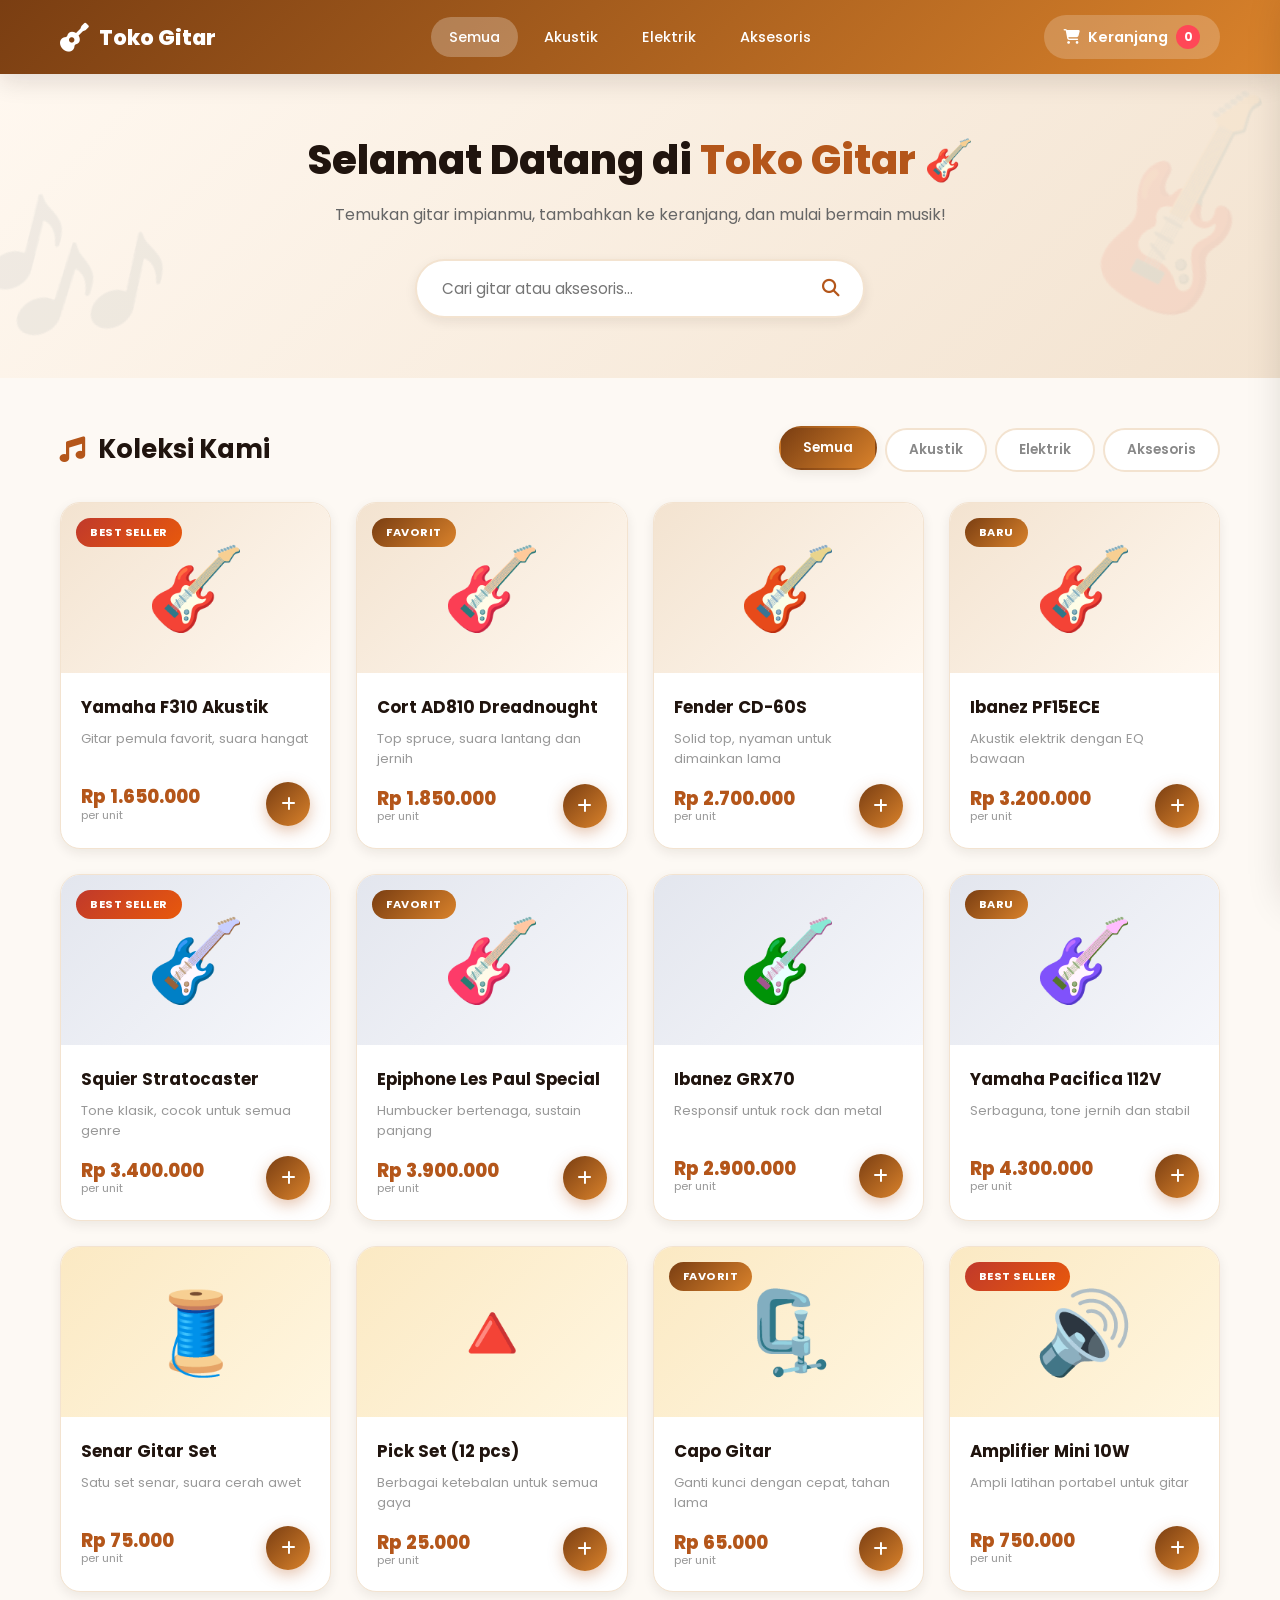
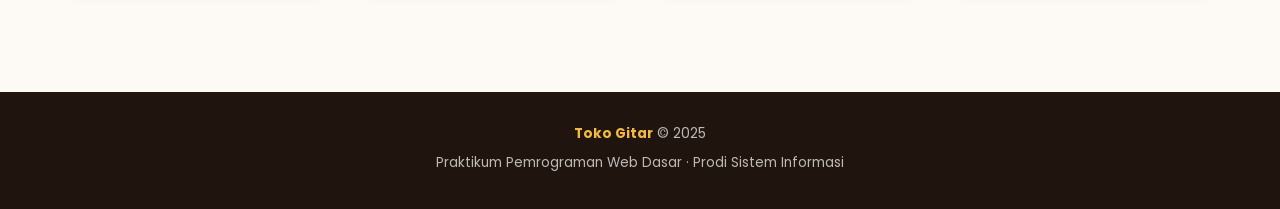
<file: index.html>
<!DOCTYPE html>
<html lang="id">
<head>
    <meta charset="UTF-8">
    <meta name="viewport" content="width=device-width, initial-scale=1.0">
    <title>Toko Gitar - Gitar &amp; Aksesoris Berkualitas</title>

    <!-- jQuery CDN -->
    <script src="https://code.jquery.com/jquery-3.7.1.min.js"
            integrity="sha256-/JqT3SQfawRcv/BIHPThkBvs0OEvtFFmqPF/lYI/Cxo="
            crossorigin="anonymous"></script>

    <!-- Font Awesome untuk ikon -->
    <link rel="stylesheet" href="https://cdnjs.cloudflare.com/ajax/libs/font-awesome/6.4.0/css/all.min.css">

    <!-- Google Fonts -->
    <link href="https://fonts.googleapis.com/css2?family=Poppins:wght@300;400;500;600;700;800&display=swap" rel="stylesheet">

    <style>
/* ============================================================
   RESET & VARIABEL GLOBAL
   ============================================================ */
* {
    margin: 0;
    padding: 0;
    box-sizing: border-box;
}

:root {
    --primary: #b4561a;
    --primary-dark: #8a3f0c;
    --secondary: #f4b942;
    --accent: #6bcbff;
    --dark: #20140e;
    --light: #fff8f0;
    --gradient: linear-gradient(135deg, #7a3e12 0%, #d9822b 100%);
    --shadow-sm: 0 4px 12px rgba(32, 20, 14, 0.08);
    --shadow-md: 0 8px 25px rgba(32, 20, 14, 0.12);
    --shadow-lg: 0 15px 40px rgba(180, 86, 26, 0.25);
    --radius: 20px;
}

body {
    font-family: 'Poppins', sans-serif;
    background: #fdf9f4;
    color: var(--dark);
    line-height: 1.7;
    overflow-x: hidden;
}

/* ============================================================
   NAVBAR
   ============================================================ */
.navbar {
    background: var(--gradient);
    padding: 15px 0;
    position: sticky;
    top: 0;
    z-index: 100;
    box-shadow: var(--shadow-md);
}

.nav-container {
    max-width: 1200px;
    margin: 0 auto;
    padding: 0 20px;
    display: flex;
    justify-content: space-between;
    align-items: center;
    gap: 20px;
}

.logo {
    display: flex;
    align-items: center;
    gap: 10px;
    color: white;
    font-size: 1.3rem;
    font-weight: 800;
    flex-shrink: 0;
}

.logo i {
    font-size: 1.8rem;
    animation: swing 2s ease-in-out infinite;
}

@keyframes swing {
    0%, 100% { transform: rotate(-10deg); }
    50% { transform: rotate(10deg); }
}

.nav-menu {
    display: flex;
    gap: 8px;
    flex-wrap: wrap;
}

.nav-link {
    color: white;
    text-decoration: none;
    padding: 8px 18px;
    border-radius: 50px;
    font-size: 0.9rem;
    font-weight: 500;
    cursor: pointer;
    transition: 0.3s;
}

.nav-link:hover,
.nav-link.active {
    background: rgba(255, 255, 255, 0.25);
}

.cart-btn {
    background: rgba(255, 255, 255, 0.2);
    padding: 10px 20px;
    border-radius: 50px;
    color: white;
    font-weight: 600;
    font-size: 0.9rem;
    cursor: pointer;
    display: flex;
    align-items: center;
    gap: 8px;
    transition: 0.3s;
    flex-shrink: 0;
}

.cart-btn:hover {
    background: rgba(255, 255, 255, 0.35);
    transform: translateY(-2px);
}

.cart-badge {
    background: #ff4757;
    color: white;
    width: 24px;
    height: 24px;
    border-radius: 50%;
    display: flex;
    align-items: center;
    justify-content: center;
    font-size: 0.75rem;
    font-weight: 700;
    transition: 0.2s;
}

.hamburger {
    display: none;
    color: white;
    font-size: 1.5rem;
    cursor: pointer;
    background: none;
    border: none;
}

/* ============================================================
   HERO SECTION
   ============================================================ */
.hero {
    background: linear-gradient(135deg, #fff8f0, #f3e3d0);
    padding: 60px 20px;
    text-align: center;
    position: relative;
    overflow: hidden;
}

.hero::before {
    content: '🎸';
    position: absolute;
    font-size: 180px;
    opacity: 0.08;
    top: -20px;
    right: -20px;
    transform: rotate(-15deg);
}

.hero::after {
    content: '🎶';
    position: absolute;
    font-size: 150px;
    opacity: 0.08;
    bottom: -30px;
    left: -20px;
    transform: rotate(15deg);
}

.hero-content {
    max-width: 700px;
    margin: 0 auto;
    position: relative;
    z-index: 1;
}

.hero h1 {
    font-size: 2.5rem;
    color: var(--dark);
    margin-bottom: 15px;
    font-weight: 800;
    line-height: 1.3;
}

.hero h1 span {
    color: var(--primary);
}

.hero p {
    color: #666;
    font-size: 1rem;
    margin-bottom: 30px;
}

.search-box {
    max-width: 450px;
    margin: 0 auto;
    position: relative;
}

.search-box input {
    width: 100%;
    padding: 16px 55px 16px 25px;
    border: 2px solid #f3e3d0;
    border-radius: 50px;
    font-family: inherit;
    font-size: 0.95rem;
    outline: none;
    transition: 0.3s;
    background: white;
    box-shadow: var(--shadow-sm);
}

.search-box input:focus {
    border-color: var(--primary);
    box-shadow: 0 0 0 5px rgba(180, 86, 26, 0.15);
}

.search-box i {
    position: absolute;
    right: 25px;
    top: 50%;
    transform: translateY(-50%);
    color: var(--primary);
    font-size: 1.1rem;
}

/* ============================================================
   PRODUK SECTION
   ============================================================ */
.produk-section {
    max-width: 1200px;
    margin: 0 auto;
    padding: 50px 20px;
}

.section-header {
    display: flex;
    justify-content: space-between;
    align-items: center;
    margin-bottom: 30px;
    flex-wrap: wrap;
    gap: 20px;
}

.section-header h2 {
    font-size: 1.6rem;
    color: var(--dark);
    display: flex;
    align-items: center;
    gap: 12px;
}

.section-header h2 i {
    color: var(--primary);
}

.filter-btns {
    display: flex;
    gap: 8px;
    flex-wrap: wrap;
}

.filter-btn {
    padding: 10px 22px;
    border: 2px solid #f3e3d0;
    background: white;
    border-radius: 50px;
    font-size: 0.85rem;
    font-weight: 600;
    color: #888;
    cursor: pointer;
    transition: 0.3s;
    font-family: inherit;
}

.filter-btn:hover,
.filter-btn.active {
    background: var(--gradient);
    color: white;
    border-color: transparent;
    transform: translateY(-2px);
    box-shadow: var(--shadow-sm);
}

.produk-grid {
    display: grid;
    grid-template-columns: repeat(auto-fill, minmax(240px, 1fr));
    gap: 25px;
}

/* ============================================================
   KARTU PRODUK
   ============================================================ */
.produk-card {
    background: white;
    border-radius: var(--radius);
    overflow: hidden;
    box-shadow: var(--shadow-sm);
    transition: all 0.4s cubic-bezier(0.4, 0, 0.2, 1);
    border: 1px solid #f3e3d0;
    position: relative;
    animation: fadeInUp 0.5s ease;
}

@keyframes fadeInUp {
    from { opacity: 0; transform: translateY(20px); }
    to { opacity: 1; transform: translateY(0); }
}

.produk-card:hover {
    transform: translateY(-8px);
    box-shadow: var(--shadow-lg);
    border-color: var(--primary);
}

.produk-img {
    height: 170px;
    background: linear-gradient(135deg, #f3e3d0, #fff8f0);
    display: flex;
    align-items: center;
    justify-content: center;
    font-size: 5rem;
    position: relative;
    overflow: hidden;
}

/* ---- Tema Toko Gitar: ikon & latar per kategori ---- */
.produk-emoji {
    display: inline-block;
    transition: transform 0.4s cubic-bezier(0.4, 0, 0.2, 1);
}

.produk-card:hover .produk-emoji {
    transform: rotate(-8deg) scale(1.1);
}

.produk-card[data-kategori="elektrik"] .produk-img {
    background: linear-gradient(135deg, #e3e6ee, #f6f7fb);
}

.produk-card[data-kategori="aksesoris"] .produk-img {
    background: linear-gradient(135deg, #fbe9c3, #fff6e0);
}

.produk-badge {
    position: absolute;
    top: 15px;
    left: 15px;
    background: var(--gradient);
    color: white;
    padding: 5px 14px;
    border-radius: 50px;
    font-size: 0.7rem;
    font-weight: 700;
    z-index: 2;
    text-transform: uppercase;
    letter-spacing: 0.5px;
}

.produk-badge.hot {
    background: linear-gradient(135deg, #c0392b, #e8590c);
}

.produk-info {
    padding: 20px;
}

.produk-info h3 {
    font-size: 1.05rem;
    color: var(--dark);
    margin-bottom: 8px;
    font-weight: 700;
}

.produk-info .desc {
    font-size: 0.82rem;
    color: #999;
    margin-bottom: 15px;
    line-height: 1.5;
    min-height: 38px;
}

.produk-footer {
    display: flex;
    justify-content: space-between;
    align-items: center;
}

.produk-price {
    font-size: 1.15rem;
    font-weight: 800;
    color: var(--primary);
    line-height: 1.2;
}

.produk-price small {
    font-size: 0.7rem;
    color: #999;
    font-weight: 400;
    display: block;
}

.btn-add-cart {
    background: var(--gradient);
    color: white;
    border: none;
    width: 44px;
    height: 44px;
    border-radius: 50%;
    cursor: pointer;
    font-size: 1rem;
    transition: 0.3s;
    display: flex;
    align-items: center;
    justify-content: center;
    box-shadow: 0 5px 15px rgba(180, 86, 26, 0.35);
}

.btn-add-cart:hover {
    transform: rotate(90deg) scale(1.1);
    box-shadow: 0 8px 20px rgba(180, 86, 26, 0.5);
}

.btn-add-cart:active {
    transform: scale(0.9);
}

/* ============================================================
   CART SIDEBAR
   ============================================================ */
.cart-overlay {
    position: fixed;
    top: 0;
    left: 0;
    width: 100%;
    height: 100%;
    background: rgba(32, 20, 14, 0.5);
    backdrop-filter: blur(4px);
    z-index: 998;
    display: none;
}

.cart-sidebar {
    position: fixed;
    top: 0;
    right: -420px;
    width: 400px;
    max-width: 90vw;
    height: 100%;
    background: white;
    z-index: 999;
    box-shadow: -10px 0 40px rgba(32, 20, 14, 0.2);
    transition: right 0.4s cubic-bezier(0.4, 0, 0.2, 1);
    display: flex;
    flex-direction: column;
}

.cart-sidebar.open {
    right: 0;
}

.cart-header {
    background: var(--gradient);
    color: white;
    padding: 22px 25px;
    display: flex;
    justify-content: space-between;
    align-items: center;
}

.cart-header h3 {
    color: white;
    margin: 0;
    font-size: 1.1rem;
    display: flex;
    align-items: center;
    gap: 10px;
}

.cart-close {
    background: rgba(255, 255, 255, 0.25);
    border: none;
    color: white;
    width: 35px;
    height: 35px;
    border-radius: 50%;
    cursor: pointer;
    font-size: 1rem;
    transition: 0.3s;
}

.cart-close:hover {
    background: rgba(255, 255, 255, 0.4);
    transform: rotate(90deg);
}

.cart-items {
    flex: 1;
    overflow-y: auto;
    padding: 20px;
}

.cart-empty {
    text-align: center;
    padding: 50px 20px;
    color: #bbb;
}

.cart-empty i {
    font-size: 3.5rem;
    margin-bottom: 15px;
    color: #f3e3d0;
    display: block;
}

.cart-empty p {
    font-weight: 600;
    color: #999;
    margin-bottom: 5px;
}

.cart-empty small {
    font-size: 0.85rem;
}

.cart-item {
    display: flex;
    gap: 12px;
    padding: 14px;
    background: var(--light);
    border-radius: 14px;
    margin-bottom: 12px;
    align-items: center;
    animation: slideIn 0.3s ease;
}

@keyframes slideIn {
    from { opacity: 0; transform: translateX(20px); }
    to { opacity: 1; transform: translateX(0); }
}

.cart-item-icon {
    font-size: 2rem;
    width: 55px;
    height: 55px;
    background: white;
    border-radius: 12px;
    display: flex;
    align-items: center;
    justify-content: center;
    flex-shrink: 0;
    box-shadow: var(--shadow-sm);
}

.cart-item-info {
    flex: 1;
    min-width: 0;
}

.cart-item-info h5 {
    font-size: 0.88rem;
    color: var(--dark);
    margin-bottom: 4px;
    font-weight: 600;
    white-space: nowrap;
    overflow: hidden;
    text-overflow: ellipsis;
}

.cart-item-info .price {
    font-size: 0.85rem;
    color: var(--primary);
    font-weight: 700;
}

.qty-control {
    display: flex;
    align-items: center;
    gap: 6px;
    margin-top: 6px;
}

.qty-btn {
    width: 24px;
    height: 24px;
    border: none;
    background: white;
    border-radius: 6px;
    cursor: pointer;
    font-weight: 700;
    color: var(--primary);
    font-size: 0.8rem;
    display: flex;
    align-items: center;
    justify-content: center;
    transition: 0.2s;
    box-shadow: 0 2px 4px rgba(0, 0, 0, 0.05);
}

.qty-btn:hover {
    background: var(--primary);
    color: white;
}

.qty-value {
    font-size: 0.85rem;
    font-weight: 700;
    min-width: 22px;
    text-align: center;
}

.cart-item-remove {
    background: none;
    border: none;
    color: #ff4757;
    cursor: pointer;
    font-size: 0.95rem;
    padding: 6px;
    transition: 0.2s;
    border-radius: 6px;
}

.cart-item-remove:hover {
    background: #ffe5e5;
    transform: scale(1.1);
}

.cart-footer {
    padding: 20px 25px;
    background: var(--light);
    border-top: 2px dashed #f3e3d0;
}

.cart-total {
    display: flex;
    justify-content: space-between;
    align-items: center;
    margin-bottom: 15px;
}

.cart-total span:first-child {
    color: #888;
    font-size: 0.9rem;
}

.cart-total .total-price {
    font-size: 1.4rem;
    font-weight: 800;
    color: var(--primary);
}

.btn-checkout {
    width: 100%;
    padding: 15px;
    background: var(--gradient);
    color: white;
    border: none;
    border-radius: 50px;
    font-family: inherit;
    font-weight: 700;
    font-size: 0.95rem;
    cursor: pointer;
    display: flex;
    align-items: center;
    justify-content: center;
    gap: 10px;
    transition: 0.3s;
    box-shadow: 0 8px 20px rgba(180, 86, 26, 0.3);
}

.btn-checkout:hover {
    transform: translateY(-2px);
    box-shadow: 0 12px 25px rgba(180, 86, 26, 0.45);
}

.btn-checkout:disabled {
    opacity: 0.7;
    cursor: not-allowed;
}

/* ---- Tambahan Latihan 1: tampilan diskon di total ---- */
.cart-total .total-price {
    text-align: right;
}

.total-price small {
    display: block;
    font-weight: 500;
    line-height: 1.3;
}

.total-price .harga-coret {
    font-size: 0.8rem;
    color: #999;
    text-decoration: line-through;
}

.total-price .hemat {
    font-size: 0.72rem;
    color: #27ae60;
}

.promo-hint {
    font-size: 0.78rem;
    color: #999;
    text-align: center;
    margin-bottom: 12px;
}

/* ============================================================
   TOAST NOTIFICATION
   ============================================================ */
.toast {
    position: fixed;
    bottom: 30px;
    left: 50%;
    transform: translateX(-50%) translateY(100px);
    background: var(--dark);
    color: white;
    padding: 14px 28px;
    border-radius: 50px;
    font-size: 0.9rem;
    font-weight: 500;
    z-index: 1200;
    opacity: 0;
    transition: all 0.4s cubic-bezier(0.4, 0, 0.2, 1);
    display: flex;
    align-items: center;
    gap: 10px;
    box-shadow: 0 15px 30px rgba(0, 0, 0, 0.25);
    pointer-events: none;
    max-width: 90vw;
}

.toast.show {
    transform: translateX(-50%) translateY(0);
    opacity: 1;
}

.toast i {
    color: var(--secondary);
}

/* ============================================================
   MODAL DATA PEMBELI (Latihan 3)
   ============================================================ */
.modal-overlay {
    position: fixed;
    inset: 0;
    background: rgba(32, 20, 14, 0.55);
    backdrop-filter: blur(4px);
    z-index: 1100;
    display: flex;
    align-items: center;
    justify-content: center;
    padding: 20px;
    opacity: 0;
    visibility: hidden;
    transition: opacity 0.3s ease, visibility 0.3s ease;
}

.modal-overlay.show {
    opacity: 1;
    visibility: visible;
}

.modal-box {
    background: white;
    width: 100%;
    max-width: 440px;
    max-height: 100%;
    overflow-y: auto;
    border-radius: var(--radius);
    box-shadow: var(--shadow-lg);
    transform: translateY(20px) scale(0.96);
    transition: transform 0.3s cubic-bezier(0.4, 0, 0.2, 1);
}

.modal-overlay.show .modal-box {
    transform: translateY(0) scale(1);
}

.modal-header {
    background: var(--gradient);
    color: white;
    padding: 20px 25px;
    display: flex;
    justify-content: space-between;
    align-items: center;
}

.modal-header h3 {
    font-size: 1.1rem;
    display: flex;
    align-items: center;
    gap: 10px;
}

.modal-close {
    background: rgba(255, 255, 255, 0.25);
    border: none;
    color: white;
    width: 35px;
    height: 35px;
    border-radius: 50%;
    cursor: pointer;
    font-size: 1rem;
    transition: 0.3s;
}

.modal-close:hover {
    background: rgba(255, 255, 255, 0.4);
    transform: rotate(90deg);
}

.modal-body {
    padding: 22px 25px 25px;
}

.modal-summary {
    background: var(--light);
    border: 1px dashed #e8c9a6;
    border-radius: 14px;
    padding: 12px 16px;
    margin-bottom: 18px;
    font-size: 0.85rem;
    color: #888;
    display: flex;
    justify-content: space-between;
    align-items: center;
}

.modal-summary strong {
    color: var(--primary);
    font-size: 1.05rem;
    font-weight: 800;
}

.form-group {
    margin-bottom: 16px;
}

.form-group label {
    display: block;
    font-size: 0.85rem;
    font-weight: 600;
    margin-bottom: 6px;
}

.form-group input,
.form-group textarea {
    width: 100%;
    padding: 12px 16px;
    border: 2px solid #f3e3d0;
    border-radius: 14px;
    font-family: inherit;
    font-size: 0.9rem;
    color: var(--dark);
    outline: none;
    transition: 0.3s;
    background: white;
}

.form-group textarea {
    min-height: 90px;
    resize: vertical;
}

.form-group input:focus,
.form-group textarea:focus {
    border-color: var(--primary);
    box-shadow: 0 0 0 4px rgba(180, 86, 26, 0.15);
}

.form-group input.is-invalid,
.form-group textarea.is-invalid {
    border-color: #ff4757;
}

.field-error {
    display: none;
    color: #ff4757;
    font-size: 0.78rem;
    font-weight: 500;
    margin-top: 5px;
}

.field-error.show {
    display: block;
}

.modal-actions {
    display: flex;
    gap: 10px;
    margin-top: 22px;
}

.btn-modal {
    flex: 1;
    padding: 13px;
    border-radius: 50px;
    font-family: inherit;
    font-weight: 700;
    font-size: 0.92rem;
    cursor: pointer;
    transition: 0.3s;
}

.btn-modal.batal {
    background: white;
    color: #888;
    border: 2px solid #f3e3d0;
}

.btn-modal.batal:hover {
    background: var(--light);
    color: var(--dark);
}

.btn-modal.konfirmasi {
    background: var(--gradient);
    color: white;
    border: none;
    box-shadow: 0 8px 20px rgba(180, 86, 26, 0.3);
}

.btn-modal.konfirmasi:hover {
    transform: translateY(-2px);
    box-shadow: 0 12px 25px rgba(180, 86, 26, 0.45);
}

/* ============================================================
   FOOTER
   ============================================================ */
.footer {
    background: var(--dark);
    color: white;
    text-align: center;
    padding: 30px 20px;
    margin-top: 50px;
}

.footer p {
    font-size: 0.85rem;
    color: rgba(255, 255, 255, 0.7);
    margin-bottom: 5px;
}

.footer strong {
    color: var(--secondary);
}

/* ============================================================
   RESPONSIVE DESIGN
   ============================================================ */

/* Tablet */
@media (max-width: 992px) {
    .nav-container {
        flex-wrap: wrap;
    }

    .nav-menu {
        order: 3;
        width: 100%;
        justify-content: center;
        margin-top: 10px;
    }
}

/* Mobile */
@media (max-width: 768px) {
    .hamburger {
        display: block;
    }

    .nav-menu {
        display: none;
        position: absolute;
        top: 100%;
        left: 0;
        right: 0;
        background: var(--primary-dark);
        flex-direction: column;
        padding: 15px;
        gap: 5px;
        box-shadow: var(--shadow-md);
    }

    .nav-menu.show {
        display: flex;
    }

    .nav-link {
        width: 100%;
        text-align: center;
        padding: 12px;
    }

    .cart-text {
        display: none;
    }

    .hero {
        padding: 40px 20px;
    }

    .hero h1 {
        font-size: 1.7rem;
    }

    .hero p {
        font-size: 0.9rem;
    }

    .section-header {
        flex-direction: column;
        align-items: flex-start;
    }

    .section-header h2 {
        font-size: 1.3rem;
    }

    .filter-btns {
        width: 100%;
        justify-content: center;
    }

    .produk-grid {
        grid-template-columns: repeat(auto-fill, minmax(160px, 1fr));
        gap: 15px;
    }

    .produk-img {
        height: 130px;
        font-size: 3.5rem;
    }

    .produk-info {
        padding: 15px;
    }

    .produk-info h3 {
        font-size: 0.95rem;
    }

    .produk-price {
        font-size: 1rem;
    }

    .btn-add-cart {
        width: 38px;
        height: 38px;
        font-size: 0.9rem;
    }

    .cart-sidebar {
        width: 100%;
        max-width: 100%;
    }

    .toast {
        font-size: 0.82rem;
        padding: 12px 20px;
    }
}

/* Mobile Kecil */
@media (max-width: 480px) {
    .produk-grid {
        grid-template-columns: repeat(2, 1fr);
        gap: 12px;
    }

    .produk-img {
        height: 110px;
        font-size: 3rem;
    }

    .produk-info {
        padding: 12px;
    }

    .produk-info h3 {
        font-size: 0.85rem;
    }

    .produk-info .desc {
        font-size: 0.75rem;
        min-height: 32px;
    }

    .produk-price {
        font-size: 0.9rem;
    }

    .filter-btn {
        padding: 8px 16px;
        font-size: 0.78rem;
    }
}
    </style>
</head>
<body>

    <!-- ========== NAVBAR ========== -->
    <nav class="navbar">
        <div class="nav-container">
            <div class="logo">
                <i class="fas fa-guitar"></i>
                <span>Toko Gitar</span>
            </div>

            <div class="nav-menu" id="navMenu">
                <a class="nav-link active" data-filter="all">Semua</a>
                <a class="nav-link" data-filter="akustik">Akustik</a>
                <a class="nav-link" data-filter="elektrik">Elektrik</a>
                <a class="nav-link" data-filter="aksesoris">Aksesoris</a>
            </div>

            <div class="cart-btn" id="cartBtn">
                <i class="fas fa-shopping-cart"></i>
                <span class="cart-text">Keranjang</span>
                <span class="cart-badge" id="cartBadge">0</span>
            </div>

            <div class="hamburger" id="hamburger">
                <i class="fas fa-bars"></i>
            </div>
        </div>
    </nav>

    <!-- ========== HERO SECTION ========== -->
    <section class="hero">
        <div class="hero-content">
            <h1>Selamat Datang di <span>Toko Gitar</span> 🎸</h1>
            <p>Temukan gitar impianmu, tambahkan ke keranjang, dan mulai bermain musik!</p>

            <div class="search-box">
                <input type="text" id="searchProduk" placeholder="Cari gitar atau aksesoris...">
                <i class="fas fa-search"></i>
            </div>
        </div>
    </section>

    <!-- ========== PRODUK SECTION ========== -->
    <section class="produk-section">
        <div class="section-header">
            <h2><i class="fas fa-music"></i> Koleksi Kami</h2>
            <div class="filter-btns">
                <button class="filter-btn active" data-cat="all">Semua</button>
                <button class="filter-btn" data-cat="akustik">Akustik</button>
                <button class="filter-btn" data-cat="elektrik">Elektrik</button>
                <button class="filter-btn" data-cat="aksesoris">Aksesoris</button>
            </div>
        </div>

        <!-- Grid produk akan di-render oleh jQuery -->
        <div class="produk-grid" id="produkGrid"></div>
    </section>

    <!-- ========== CART SIDEBAR ========== -->
    <div class="cart-overlay" id="cartOverlay"></div>

    <aside class="cart-sidebar" id="cartSidebar">
        <div class="cart-header">
            <h3><i class="fas fa-shopping-bag"></i> Keranjang Belanja</h3>
            <button class="cart-close" id="cartClose" aria-label="Tutup keranjang">
                <i class="fas fa-times"></i>
            </button>
        </div>

        <div class="cart-items" id="cartItems">
            <!-- Item keranjang akan di-render oleh jQuery -->
        </div>

        <div class="cart-footer">
            <p class="promo-hint">🎁 Belanja di atas Rp 100.000 dapat diskon 10%</p>
            <div class="cart-total">
                <span>Total:</span>
                <span class="total-price" id="cartTotal">Rp 0</span>
            </div>
            <button class="btn-checkout" id="btnCheckout">
                <i class="fas fa-check-circle"></i> Checkout Sekarang
            </button>
        </div>
    </aside>

    <!-- ========== MODAL DATA PEMBELI (Latihan 3) ========== -->
    <div class="modal-overlay" id="modalPembeli">
        <div class="modal-box" role="dialog" aria-modal="true" aria-labelledby="judulModal">
            <div class="modal-header">
                <h3 id="judulModal"><i class="fas fa-user"></i> Data Pembeli</h3>
                <button type="button" class="modal-close" id="modalClose" aria-label="Tutup form">
                    <i class="fas fa-times"></i>
                </button>
            </div>

            <form class="modal-body" id="formPembeli" novalidate>
                <div class="modal-summary">
                    <span><span id="modalQty">0</span> item</span>
                    <span>Total bayar <strong id="modalTotal">Rp 0</strong></span>
                </div>

                <div class="form-group">
                    <label for="namaPembeli">Nama Lengkap</label>
                    <input type="text" id="namaPembeli" placeholder="Contoh: Charles Wong" autocomplete="name">
                    <small class="field-error" id="errNamaP">Nama minimal 3 karakter</small>
                </div>

                <div class="form-group">
                    <label for="alamatPembeli">Alamat</label>
                    <textarea id="alamatPembeli" placeholder="Jalan, nomor rumah, kota" autocomplete="street-address"></textarea>
                    <small class="field-error" id="errAlamat">Alamat minimal 10 karakter</small>
                </div>

                <div class="form-group">
                    <label for="hpPembeli">No HP</label>
                    <input type="text" id="hpPembeli" placeholder="Contoh: 081234567890" inputmode="numeric" autocomplete="tel">
                    <small class="field-error" id="errHp">No HP 10-13 angka, diawali 08</small>
                </div>

                <div class="modal-actions">
                    <button type="button" class="btn-modal batal" id="btnBatal">Batal</button>
                    <button type="submit" class="btn-modal konfirmasi" id="btnKonfirmasi">Konfirmasi</button>
                </div>
            </form>
        </div>
    </div>

    <!-- ========== TOAST NOTIFICATION ========== -->
    <div class="toast" id="toast">
        <i class="fas fa-check-circle"></i>
        <span id="toastMsg">Produk ditambahkan!</span>
    </div>

    <!-- ========== FOOTER ========== -->
    <footer class="footer">
        <p><strong>Toko Gitar</strong> © 2025</p>
        <p>Praktikum Pemrograman Web Dasar · Prodi Sistem Informasi</p>
    </footer>

    <!-- ========== JAVASCRIPT ========== -->
    <script>
/* ============================================================
   TOKO GITAR - JQUERY SCRIPT
   Praktikum Pemrograman Web Dasar
   ============================================================ */

$(document).ready(function () {

    /* ========================================================
       1. DATA PRODUK
       ======================================================== */
    const produkData = [
        { id: 1, nama: 'Yamaha F310 Akustik', harga: 1650000, kategori: 'akustik', icon: '🎸', desc: 'Gitar pemula favorit, suara hangat', badge: 'Best Seller', badgeType: 'hot', hue: 0 },
        { id: 2, nama: 'Cort AD810 Dreadnought', harga: 1850000, kategori: 'akustik', icon: '🎸', desc: 'Top spruce, suara lantang dan jernih', badge: 'Favorit', badgeType: '', hue: -12 },
        { id: 3, nama: 'Fender CD-60S', harga: 2700000, kategori: 'akustik', icon: '🎸', desc: 'Solid top, nyaman untuk dimainkan lama', badge: '', badgeType: '', hue: 12 },
        { id: 4, nama: 'Ibanez PF15ECE', harga: 3200000, kategori: 'akustik', icon: '🎸', desc: 'Akustik elektrik dengan EQ bawaan', badge: 'Baru', badgeType: '', hue: 0 },
        { id: 5, nama: 'Squier Stratocaster', harga: 3400000, kategori: 'elektrik', icon: '🎸', desc: 'Tone klasik, cocok untuk semua genre', badge: 'Best Seller', badgeType: 'hot', hue: 200 },
        { id: 6, nama: 'Epiphone Les Paul Special', harga: 3900000, kategori: 'elektrik', icon: '🎸', desc: 'Humbucker bertenaga, sustain panjang', badge: 'Favorit', badgeType: '', hue: 340 },
        { id: 7, nama: 'Ibanez GRX70', harga: 2900000, kategori: 'elektrik', icon: '🎸', desc: 'Responsif untuk rock dan metal', badge: '', badgeType: '', hue: 120 },
        { id: 8, nama: 'Yamaha Pacifica 112V', harga: 4300000, kategori: 'elektrik', icon: '🎸', desc: 'Serbaguna, tone jernih dan stabil', badge: 'Baru', badgeType: '', hue: 260 },
        { id: 9, nama: 'Senar Gitar Set', harga: 75000, kategori: 'aksesoris', icon: '🧵', desc: 'Satu set senar, suara cerah awet', badge: '', badgeType: '', hue: 0 },
        { id: 10, nama: 'Pick Set (12 pcs)', harga: 25000, kategori: 'aksesoris', icon: '🔺', desc: 'Berbagai ketebalan untuk semua gaya', badge: '', badgeType: '', hue: 0 },
        { id: 11, nama: 'Capo Gitar', harga: 65000, kategori: 'aksesoris', icon: '🗜️', desc: 'Ganti kunci dengan cepat, tahan lama', badge: 'Favorit', badgeType: '', hue: 0 },
        { id: 12, nama: 'Amplifier Mini 10W', harga: 750000, kategori: 'aksesoris', icon: '🔊', desc: 'Ampli latihan portabel untuk gitar', badge: 'Best Seller', badgeType: 'hot', hue: 0 }
    ];

    /* ========================================================
       2. STATE (Variabel Global)
       ======================================================== */
    let cart = [];              // Array keranjang belanja
    let currentFilter = 'all';  // Filter kategori aktif
    let searchKeyword = '';     // Kata kunci pencarian

    const BATAS_DISKON = 100000; // Latihan 1: diskon jika total di atas nilai ini
    const PERSEN_DISKON = 0.1;   // Latihan 1: besar diskon 10%

    /* ========================================================
       3. FUNGSI RENDER PRODUK
       ======================================================== */
    function renderProduk() {
        const $grid = $('#produkGrid');
        $grid.empty();

        // Filter data berdasarkan kategori & pencarian
        const filtered = produkData.filter(function (p) {
            const matchKategori = currentFilter === 'all' || p.kategori === currentFilter;
            const matchSearch = p.nama.toLowerCase().includes(searchKeyword.toLowerCase()) ||
                                p.desc.toLowerCase().includes(searchKeyword.toLowerCase());
            return matchKategori && matchSearch;
        });

        // Jika tidak ada hasil
        if (filtered.length === 0) {
            $grid.html(`
                <div style="grid-column: 1/-1; text-align: center; padding: 60px 20px; color: #bbb;">
                    <i class="fas fa-search" style="font-size: 3.5rem; color: #f3e3d0; margin-bottom: 20px; display: block;"></i>
                    <h3 style="color: #999; font-weight: 600; margin-bottom: 8px;">Produk tidak ditemukan</h3>
                    <p style="font-size: 0.9rem;">Coba kata kunci atau kategori lain</p>
                </div>
            `);
            return;
        }

        // Render setiap produk
        filtered.forEach(function (p) {
            const badgeHtml = p.badge
                ? `<div class="produk-badge ${p.badgeType}">${p.badge}</div>`
                : '';

            const card = `
                <div class="produk-card" data-id="${p.id}" data-kategori="${p.kategori}">
                    ${badgeHtml}
                    <div class="produk-img"><span class="produk-emoji" style="filter: hue-rotate(${p.hue}deg);">${p.icon}</span></div>
                    <div class="produk-info">
                        <h3>${p.nama}</h3>
                        <p class="desc">${p.desc}</p>
                        <div class="produk-footer">
                            <div class="produk-price">
                                Rp ${p.harga.toLocaleString('id-ID')}
                                <small>per unit</small>
                            </div>
                            <button class="btn-add-cart" data-id="${p.id}" title="Tambah ke keranjang">
                                <i class="fas fa-plus"></i>
                            </button>
                        </div>
                    </div>
                </div>
            `;
            $grid.append(card);
        });
    }

    /* ========================================================
       4. EVENT: FILTER KATEGORI (Navbar)
       ======================================================== */
    $('.nav-link').click(function () {
        $('.nav-link').removeClass('active');
        $(this).addClass('active');
        currentFilter = $(this).data('filter');

        // Sync dengan tombol filter
        $('.filter-btn').removeClass('active');
        $(`.filter-btn[data-cat="${currentFilter}"]`).addClass('active');

        renderProduk();
    });

    /* ========================================================
       5. EVENT: FILTER KATEGORI (Tombol)
       ======================================================== */
    $('.filter-btn').click(function () {
        $('.filter-btn').removeClass('active');
        $(this).addClass('active');
        currentFilter = $(this).data('cat');

        // Sync dengan menu navbar
        $('.nav-link').removeClass('active');
        $(`.nav-link[data-filter="${currentFilter}"]`).addClass('active');

        renderProduk();
    });

    /* ========================================================
       6. EVENT: PENCARIAN REAL-TIME
       ======================================================== */
    $('#searchProduk').on('input', function () {
        searchKeyword = $(this).val();
        renderProduk();
    });

    /* ========================================================
       7. EVENT: TAMBAH KE KERANJANG
       ======================================================== */
    $(document).on('click', '.btn-add-cart', function (e) {
        e.stopPropagation();
        const id = $(this).data('id');
        const produk = produkData.find(p => p.id === id);
        if (!produk) return;

        // Cek apakah produk sudah ada di keranjang
        const existing = cart.find(item => item.id === id);
        if (existing) {
            existing.qty += 1;
        } else {
            cart.push({
                id: produk.id,
                nama: produk.nama,
                harga: produk.harga,
                icon: produk.icon,
                hue: produk.hue,
                qty: 1
            });
        }

        updateCartUI();
        showToast(`${produk.icon} ${produk.nama} ditambahkan!`);

        // Animasi tombol
        $(this).css('transform', 'rotate(90deg) scale(1.3)');
        setTimeout(() => $(this).css('transform', ''), 300);

        // Animasi badge
        $('#cartBadge').css('transform', 'scale(1.4)');
        setTimeout(() => $('#cartBadge').css('transform', 'scale(1)'), 200);
    });

    /* ========================================================
       LATIHAN 1: HITUNG TOTAL + DISKON 10% JIKA TOTAL > Rp 100.000
       ======================================================== */
    function hitungTotal() {
        const subtotal = cart.reduce((sum, item) => sum + (item.harga * item.qty), 0);
        const diskon = subtotal > BATAS_DISKON ? Math.round(subtotal * PERSEN_DISKON) : 0;
        return { subtotal: subtotal, diskon: diskon, total: subtotal - diskon };
    }

    /* ========================================================
       8. FUNGSI UPDATE UI KERANJANG
       ======================================================== */
    function updateCartUI() {
        const $cartItems = $('#cartItems');
        const totalQty = cart.reduce((sum, item) => sum + item.qty, 0);
        const hasil = hitungTotal();

        // Update badge keranjang
        $('#cartBadge').text(totalQty);

        // Update total harga (Latihan 1: tampilkan harga coret jika ada diskon)
        if (hasil.diskon > 0) {
            $('#cartTotal').html(`
                <small class="harga-coret">Rp ${hasil.subtotal.toLocaleString('id-ID')}</small>
                Rp ${hasil.total.toLocaleString('id-ID')}
                <small class="hemat">Diskon 10% · hemat Rp ${hasil.diskon.toLocaleString('id-ID')}</small>
            `);
        } else {
            $('#cartTotal').text('Rp ' + hasil.total.toLocaleString('id-ID'));
        }

        // Jika kosong
        if (cart.length === 0) {
            $cartItems.html(`
                <div class="cart-empty">
                    <i class="fas fa-shopping-cart"></i>
                    <p>Keranjang masih kosong</p>
                    <small>Yuk pilih gitar dulu!</small>
                </div>
            `);
            return;
        }

        // Render item keranjang
        let html = '';
        cart.forEach(function (item) {
            html += `
                <div class="cart-item" data-id="${item.id}">
                    <div class="cart-item-icon"><span style="filter: hue-rotate(${item.hue}deg);">${item.icon}</span></div>
                    <div class="cart-item-info">
                        <h5>${item.nama}</h5>
                        <div class="price">Rp ${(item.harga * item.qty).toLocaleString('id-ID')}</div>
                        <div class="qty-control">
                            <button class="qty-btn" data-action="minus" data-id="${item.id}">−</button>
                            <span class="qty-value">${item.qty}</span>
                            <button class="qty-btn" data-action="plus" data-id="${item.id}">+</button>
                        </div>
                    </div>
                    <button class="cart-item-remove" data-id="${item.id}" title="Hapus">
                        <i class="fas fa-trash"></i>
                    </button>
                </div>
            `;
        });
        $cartItems.html(html);
    }

    /* ========================================================
       9. EVENT: KONTROL QTY (Plus/Minus)
       ======================================================== */
    $(document).on('click', '.qty-btn', function () {
        const action = $(this).data('action');
        const id = $(this).data('id');
        const item = cart.find(i => i.id === id);
        if (!item) return;

        if (action === 'plus') {
            item.qty += 1;
        } else if (action === 'minus') {
            item.qty -= 1;
            if (item.qty <= 0) {
                cart = cart.filter(i => i.id !== id);
            }
        }
        updateCartUI();
    });

    /* ========================================================
       10. EVENT: HAPUS ITEM DARI KERANJANG
       ======================================================== */
    $(document).on('click', '.cart-item-remove', function () {
        const id = $(this).data('id');
        const item = cart.find(i => i.id === id);
        if (item) {
            showToast(`${item.icon} ${item.nama} dihapus dari keranjang`);
        }
        cart = cart.filter(i => i.id !== id);
        updateCartUI();
    });

    /* ========================================================
       11. EVENT: BUKA/TUTUP KERANJANG
       ======================================================== */
    function bukaKeranjang() {
        $('#cartSidebar').addClass('open');
        $('#cartOverlay').fadeIn(300);
    }

    function tutupKeranjang() {
        $('#cartSidebar').removeClass('open');
        $('#cartOverlay').fadeOut(300);
    }

    $('#cartBtn').click(bukaKeranjang);
    $('#cartClose, #cartOverlay').click(tutupKeranjang);

    /* ========================================================
       LATIHAN 2: SIMPAN RIWAYAT KE localStorage
       ======================================================== */
    function simpanRiwayat(total, qty) {
        const riwayat = JSON.parse(localStorage.getItem('riwayat')) || [];
        riwayat.push({ tanggal: new Date().toISOString(), total, qty });
        localStorage.setItem('riwayat', JSON.stringify(riwayat));
    }

    /* ========================================================
       LATIHAN 3: MODAL FORM DATA PEMBELI DENGAN VALIDASI
       ======================================================== */
    // Aturan validasi untuk tiap kolom
    const aturanForm = {
        namaPembeli:   { error: '#errNamaP',  cek: v => v.trim().length >= 3 },
        alamatPembeli: { error: '#errAlamat', cek: v => v.trim().length >= 10 },
        hpPembeli:     { error: '#errHp',     cek: v => /^08\d{8,11}$/.test(v.trim()) }
    };

    // Validasi satu kolom, tampilkan/sembunyikan pesan errornya
    function validasiKolom(idKolom) {
        const aturan = aturanForm[idKolom];
        const $kolom = $('#' + idKolom);
        const valid = aturan.cek($kolom.val());
        $(aturan.error).toggleClass('show', !valid);
        $kolom.toggleClass('is-invalid', !valid);
        return valid;
    }

    function bukaModal() {
        const hasil = hitungTotal();
        $('#modalQty').text(cart.reduce((sum, item) => sum + item.qty, 0));
        $('#modalTotal').text('Rp ' + hasil.total.toLocaleString('id-ID'));
        $('#modalPembeli').addClass('show');
        setTimeout(() => $('#namaPembeli').trigger('focus'), 100);
    }

    function tutupModal() {
        $('#modalPembeli').removeClass('show');
    }

    function resetFormPembeli() {
        $('#formPembeli')[0].reset();
        $('.field-error').removeClass('show');
        $('#formPembeli .is-invalid').removeClass('is-invalid');
    }

    // Perbaiki error secara langsung saat pengguna mengetik
    $('#formPembeli').on('input', 'input, textarea', function () {
        if ($(this).hasClass('is-invalid')) {
            validasiKolom(this.id);
        }
    });

    $('#btnBatal, #modalClose').click(tutupModal);

    // Klik area gelap di luar kotak modal juga menutup modal
    $('#modalPembeli').click(function (e) {
        if (e.target === this) tutupModal();
    });

    // Tombol Konfirmasi (submit form)
    $('#formPembeli').submit(function (e) {
        e.preventDefault();

        let semuaValid = true;
        Object.keys(aturanForm).forEach(function (idKolom) {
            if (!validasiKolom(idKolom)) semuaValid = false;
        });

        if (!semuaValid) {
            $('#formPembeli .is-invalid').first().trigger('focus');
            return;
        }

        tutupModal();
        prosesCheckout();
    });

    /* ========================================================
       12. EVENT: CHECKOUT
       ======================================================== */
    // Klik Checkout -> buka modal data pembeli (Latihan 3)
    $('#btnCheckout').click(function () {
        if (cart.length === 0) {
            showToast('❌ Keranjang masih kosong!');
            return;
        }
        bukaModal();
    });

    // Dijalankan setelah data pembeli valid
    function prosesCheckout() {
        const total = hitungTotal().total;               // sudah termasuk diskon
        const totalQty = cart.reduce((sum, item) => sum + item.qty, 0);

        // Animasi loading
        const $btn = $('#btnCheckout');
        $btn.html('<i class="fas fa-spinner fa-spin"></i> Memproses...').prop('disabled', true);

        setTimeout(function () {
            $btn.html('<i class="fas fa-check-circle"></i> Checkout Sekarang').prop('disabled', false);

            // Latihan 2: simpan riwayat transaksi
            simpanRiwayat(total, totalQty);

            // Reset keranjang & form pembeli
            cart = [];
            updateCartUI();
            resetFormPembeli();

            // Tutup sidebar
            tutupKeranjang();

            showToast(`✅ Checkout berhasil! ${totalQty} item · Rp ${total.toLocaleString('id-ID')}`);
        }, 1500);
    }

    /* ========================================================
       13. FUNGSI TOAST NOTIFICATION
       ======================================================== */
    let toastTimer;
    function showToast(message) {
        clearTimeout(toastTimer);
        $('#toastMsg').text(message);
        $('#toast').addClass('show');
        toastTimer = setTimeout(function () {
            $('#toast').removeClass('show');
        }, 2500);
    }

    /* ========================================================
       14. EVENT: HAMBURGER MENU (Mobile)
       ======================================================== */
    $('#hamburger').click(function () {
        $('#navMenu').toggleClass('show');
        const icon = $(this).find('i');
        if ($('#navMenu').hasClass('show')) {
            icon.removeClass('fa-bars').addClass('fa-times');
        } else {
            icon.removeClass('fa-times').addClass('fa-bars');
        }
    });

    // Tutup menu saat link diklik (mobile)
    $('.nav-link').click(function () {
        if (window.innerWidth <= 768) {
            $('#navMenu').removeClass('show');
            $('#hamburger').find('i').removeClass('fa-times').addClass('fa-bars');
        }
    });

    // Tombol Escape: tutup modal dulu, kalau tidak ada modal tutup keranjang
    $(document).on('keydown', function (e) {
        if (e.key !== 'Escape') return;
        if ($('#modalPembeli').hasClass('show')) {
            tutupModal();
        } else if ($('#cartSidebar').hasClass('open')) {
            tutupKeranjang();
        }
    });

    /* ========================================================
       15. INISIALISASI APLIKASI
       ======================================================== */
    renderProduk();
    updateCartUI();

    // Log ke console
    console.log('%c🎸 Toko Gitar - Siap!', 'color:#b4561a;font-size:16px;font-weight:bold;');
    console.log('%cTotal produk: ' + produkData.length, 'color:#20140e;font-size:12px;');

});
    </script>
</body>

</html>
</file>
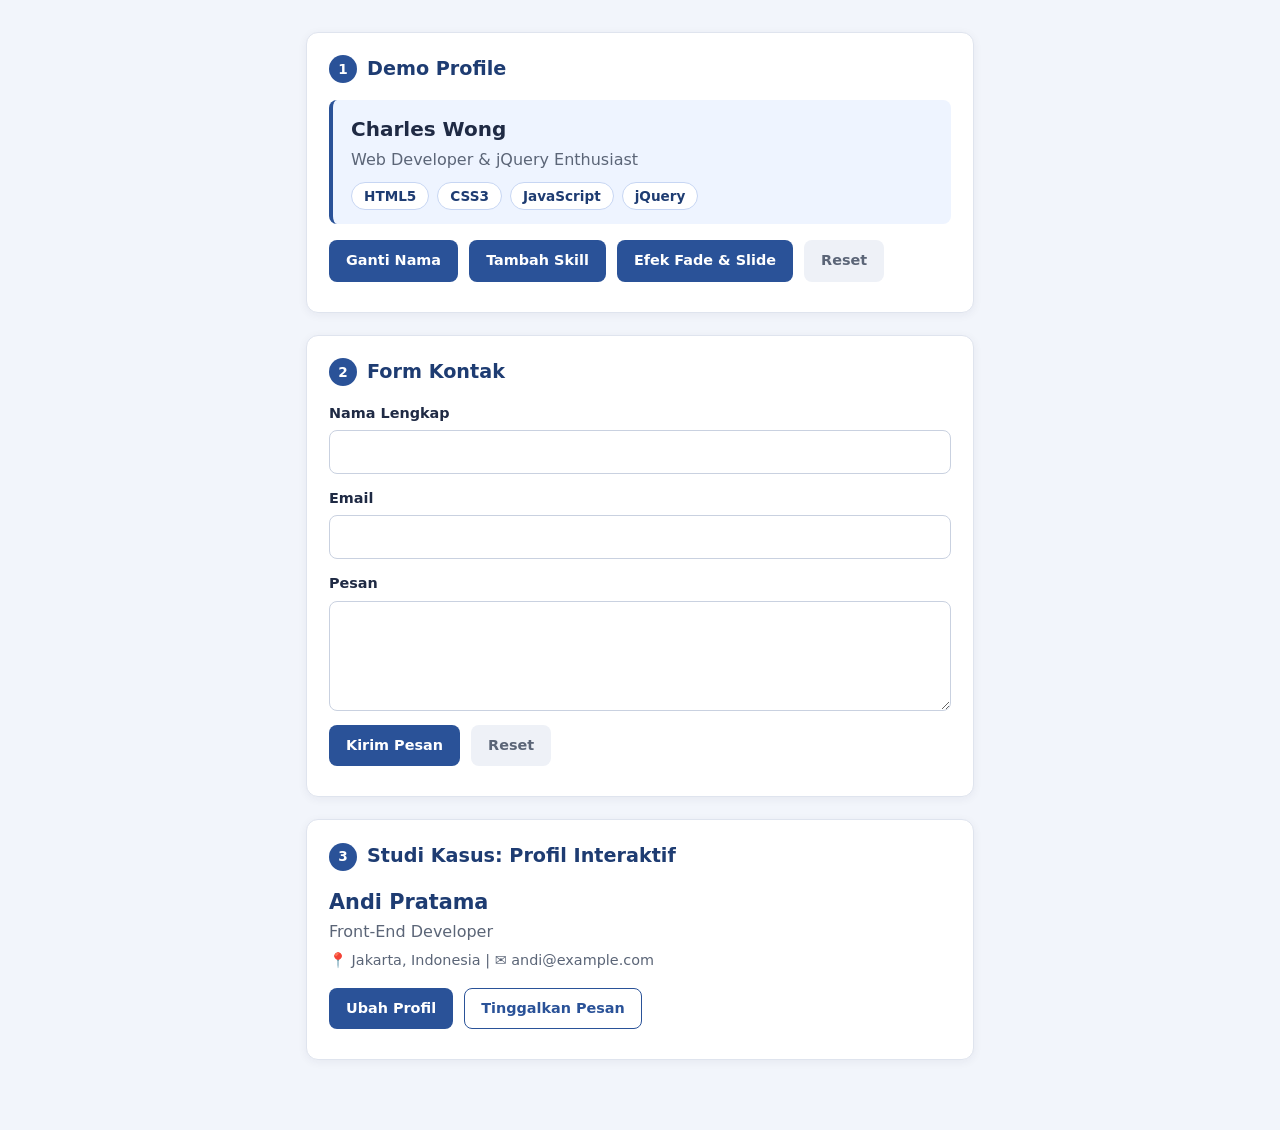
<file: formulirbiodata.html>
<!DOCTYPE html>
<html lang="id">

<head>
    <meta charset="UTF-8">
    <meta name="viewport" content="width=device-width, initial-scale=1">
    <title>Praktikum jQuery</title>
    <style>
        :root {
            --biru: #2a5298;
            --biru-tua: #1e3c72;
            --biru-muda: #eef4ff;
            --teks: #1f2a44;
            --abu: #5b6577;
            --garis: #dfe4ee;
            --latar: #f2f5fb;
            --merah: #c0392b;
            --hijau: #1e8449;
        }

        * {
            box-sizing: border-box;
        }

        body {
            font-family: "Segoe UI", system-ui, -apple-system, Roboto, Arial, sans-serif;
            max-width: 700px;
            margin: 0 auto;
            padding: 32px 16px 48px;
            background: var(--latar);
            color: var(--teks);
            line-height: 1.5;
            counter-reset: bagian;
        }

        section {
            counter-increment: bagian;
            background: #fff;
            border: 1px solid var(--garis);
            border-radius: 12px;
            padding: 22px;
            margin-bottom: 22px;
            box-shadow: 0 2px 10px rgba(31, 42, 68, .06);
            transition: background-color .3s ease, box-shadow .3s ease, border-color .3s ease;
        }

        section:hover {
            border-color: #b8cdf0;
            box-shadow: 0 6px 20px rgba(31, 42, 68, .12);
        }

        section h2 {
            display: flex;
            align-items: center;
            gap: 10px;
            margin: 0 0 16px;
            font-size: 1.2rem;
            color: var(--biru-tua);
        }

        section h2::before {
            content: counter(bagian);
            flex-shrink: 0;
            display: inline-grid;
            place-items: center;
            width: 28px;
            height: 28px;
            border-radius: 50%;
            background: var(--biru);
            color: #fff;
            font-size: .85rem;
        }

        #profileCard {
            background: var(--biru-muda);
            border-left: 4px solid var(--biru);
            border-radius: 8px;
            padding: 14px 18px;
            margin-bottom: 16px;
        }

        #profileCard h3 {
            margin: 0 0 4px;
            font-size: 1.25rem;
            color: var(--teks);
        }

        #profileCard p {
            margin: 0 0 10px;
            color: var(--abu);
        }

        #skillList {
            list-style: none;
            margin: 0;
            padding: 0;
            display: flex;
            flex-wrap: wrap;
            gap: 8px;
        }

        #skillList li {
            background: #fff;
            color: var(--biru-tua);
            border: 1px solid #c7d6f3;
            border-radius: 999px;
            padding: 3px 12px;
            font-size: .85rem;
            font-weight: 600;
        }

        button {
            font: inherit;
            font-size: .9rem;
            font-weight: 600;
            background: var(--biru);
            color: #fff;
            border: 1px solid transparent;
            border-radius: 8px;
            padding: 9px 16px;
            margin: 0 6px 8px 0;
            cursor: pointer;
            transition: background-color .2s ease, transform .1s ease, box-shadow .2s ease;
        }

        button:hover {
            background: var(--biru-tua);
            box-shadow: 0 3px 8px rgba(30, 60, 114, .25);
        }

        button:active {
            transform: translateY(1px);
        }

        button:focus-visible {
            outline: 3px solid rgba(42, 82, 152, .35);
            outline-offset: 2px;
        }

        #btnReset,
        button[type="reset"] {
            background: #eef1f7;
            color: var(--abu);
        }

        #btnReset:hover,
        button[type="reset"]:hover {
            background: #dde3ef;
            color: var(--teks);
            box-shadow: none;
        }

        #btnPesan {
            background: #fff;
            color: var(--biru);
            border-color: var(--biru);
        }

        #btnPesan:hover {
            background: var(--biru-muda);
            color: var(--biru-tua);
            box-shadow: none;
        }

        #contactForm p {
            margin: 0 0 14px;
            font-size: .9rem;
            font-weight: 600;
        }

        input[type="text"],
        textarea {
            display: inline-block;
            width: 100%;
            margin-top: 6px;
            padding: 10px 12px;
            font: inherit;
            font-weight: 400;
            color: var(--teks);
            background: #fff;
            border: 1px solid #c9d1e0;
            border-radius: 8px;
            vertical-align: top;
            transition: border-color .2s ease, box-shadow .2s ease;
        }

        textarea {
            min-height: 110px;
            resize: vertical;
        }

        input::placeholder {
            color: #9aa4b6;
        }

        input[type="text"]:focus,
        textarea:focus {
            outline: none;
            border-color: var(--biru);
            box-shadow: 0 0 0 3px rgba(42, 82, 152, .18);
        }

        .error {
            color: var(--merah);
            display: none;
            font-size: 13px;
            font-weight: 500;
            margin-top: 4px;
        }

        .error::before {
            content: "⚠ ";
        }

        #successMessage,
        #ok2 {
            color: var(--hijau);
            font-weight: 600;
            background: #e8f6ee;
            border: 1px solid #bfe3cd;
            border-radius: 8px;
            padding: 10px 14px;
            margin: 14px 0 0;
        }

        #successMessage {
            display: none;
        }

        #namaProfil {
            margin: 0 0 2px;
            font-size: 1.3rem;
            color: var(--biru-tua);
        }

        #jobProfil {
            margin: 0 0 6px;
            color: var(--abu);
        }

        #jobProfil+p {
            margin: 0 0 16px;
            font-size: .9rem;
            color: var(--abu);
        }

        #formPesan {
            padding: 16px;
            background: #f7f9fd;
            border: 1px dashed #b8cdf0;
            border-radius: 10px;
        }

        #formPesan input[type="text"] {
            margin: 0 0 10px;
        }

        #formPesan .error {
            margin: 6px 0 0;
        }

        #ok2 {
            margin-top: 10px;
        }

        @media (max-width: 480px) {
            body {
                padding: 20px 12px 32px;
            }

            section {
                padding: 16px;
            }
        }

        @media (prefers-reduced-motion: reduce) {
            * {
                transition: none !important;
            }
        }
    </style>
</head>

<body>

    <section>
        <h2>Demo Profile</h2>
        <div id="profileCard">
            <h3 id="profileName">Charles Wong</h3>
            <p>Web Developer & jQuery Enthusiast</p>
            <ul id="skillList">
                <li>HTML5</li>
                <li>CSS3</li>
                <li>JavaScript</li>
                <li>jQuery</li>
            </ul>
        </div>
        <button id="btnGantiNama">Ganti Nama</button>
        <button id="btnTambahSkill">Tambah Skill</button>
        <button id="btnAnimasi">Efek Fade & Slide</button>
        <button id="btnReset">Reset</button>
    </section>

    <section>
        <h2>Form Kontak</h2>
        <form id="contactForm">
            <p>Nama Lengkap<br><input type="text" id="nama">
                <span class="error" id="errNama">Masukkan nama minimal 3 karakter</span>
            </p>
            <p>Email<br><input type="text" id="email">
                <span class="error" id="errEmail">Format email tidak valid</span>
            </p>
            <p>Pesan<br><textarea id="pesan"></textarea>
                <span class="error" id="errPesan">Tulis pesan minimal 10 karakter</span>
            </p>
            <button type="submit">Kirim Pesan</button>
            <button type="reset">Reset</button>
        </form>
        <p id="successMessage">Pesan berhasil dikirim!</p>
    </section>

    <section id="studiKasus">
        <h2>Studi Kasus: Profil Interaktif</h2>
        <h3 id="namaProfil">Andi Pratama</h3>
        <p id="jobProfil">Front-End Developer</p>
        <p>📍 Jakarta, Indonesia | ✉ andi@example.com</p>

        <button id="btnUbah">Ubah Profil</button>
        <button id="btnPesan">Tinggalkan Pesan</button>

        <div id="formPesan" style="display:none; margin-top:10px;">
            <input type="text" id="nama2" placeholder="Nama Anda">
            <input type="text" id="email2" placeholder="Email Anda">
            <button id="btnKirim">Kirim</button>
            <p class="error" id="err2">Nama dan email wajib diisi</p>
            <p id="ok2" style="color:green; display:none;">Terkirim!</p>
        </div>
    </section>

    <script src="https://code.jquery.com/jquery-3.7.1.min.js"></script>
    <script>
        $(document).ready(function () {
            $('#btnGantiNama').click(function () {
                $('#profileName').text('Rina Wijaya').css('color', '#2a5298');
            });

            $('#btnTambahSkill').click(function () {
                $('#skillList').append('<li>PHP</li>');
            });

            $('#btnAnimasi').click(function () {
                $('#profileCard').fadeOut(300).fadeIn(600).slideUp(200).slideDown(300);
            });

            $('#btnReset').click(function () {
                $('#profileName').text('Charles Wong').css('color', '');
                $('#skillList').html('<li>HTML5</li><li>CSS3</li><li>JavaScript</li><li>jQuery</li>');
            });
        });
        $('#contactForm').submit(function (e) {
            e.preventDefault();
            let valid = true;

            if ($('#nama').val().trim().length < 3) {
                $('#errNama').show(); valid = false;
            } else { $('#errNama').hide(); }

            let emailPola = /^[^\s@]+@[^\s@]+\.[^\s@]+$/;
            if (!emailPola.test($('#email').val().trim())) {
                $('#errEmail').show(); valid = false;
            } else { $('#errEmail').hide(); }

            if ($('#pesan').val().trim().length < 10) {
                $('#errPesan').show(); valid = false;
            } else { $('#errPesan').hide(); }

            if (valid) {
                $('#successMessage').fadeIn().delay(2000).fadeOut();
            }
        });
        $('#btnUbah').click(function () {
            $('#namaProfil').text('Andi Pratama, S.Kom');
            $('#jobProfil').html('<b>Senior Front-End Developer</b>');
        });
        $('#btnPesan').click(function () {
            $('#formPesan').slideToggle();
        });
        $('#studiKasus').hover(
            function () { $(this).css('background', '#eef4ff'); },
            function () { $(this).css('background', 'white'); }
        );
        $('#btnKirim').click(function () {
            if ($('#nama2').val().trim() === '' || $('#email2').val().trim() === '') {
                $('#err2').show();
            } else {
                $('#err2').hide();
                $('#ok2').fadeIn().delay(2000).fadeOut();
            }
        });
    </script>
</body>

</html>
</file>
